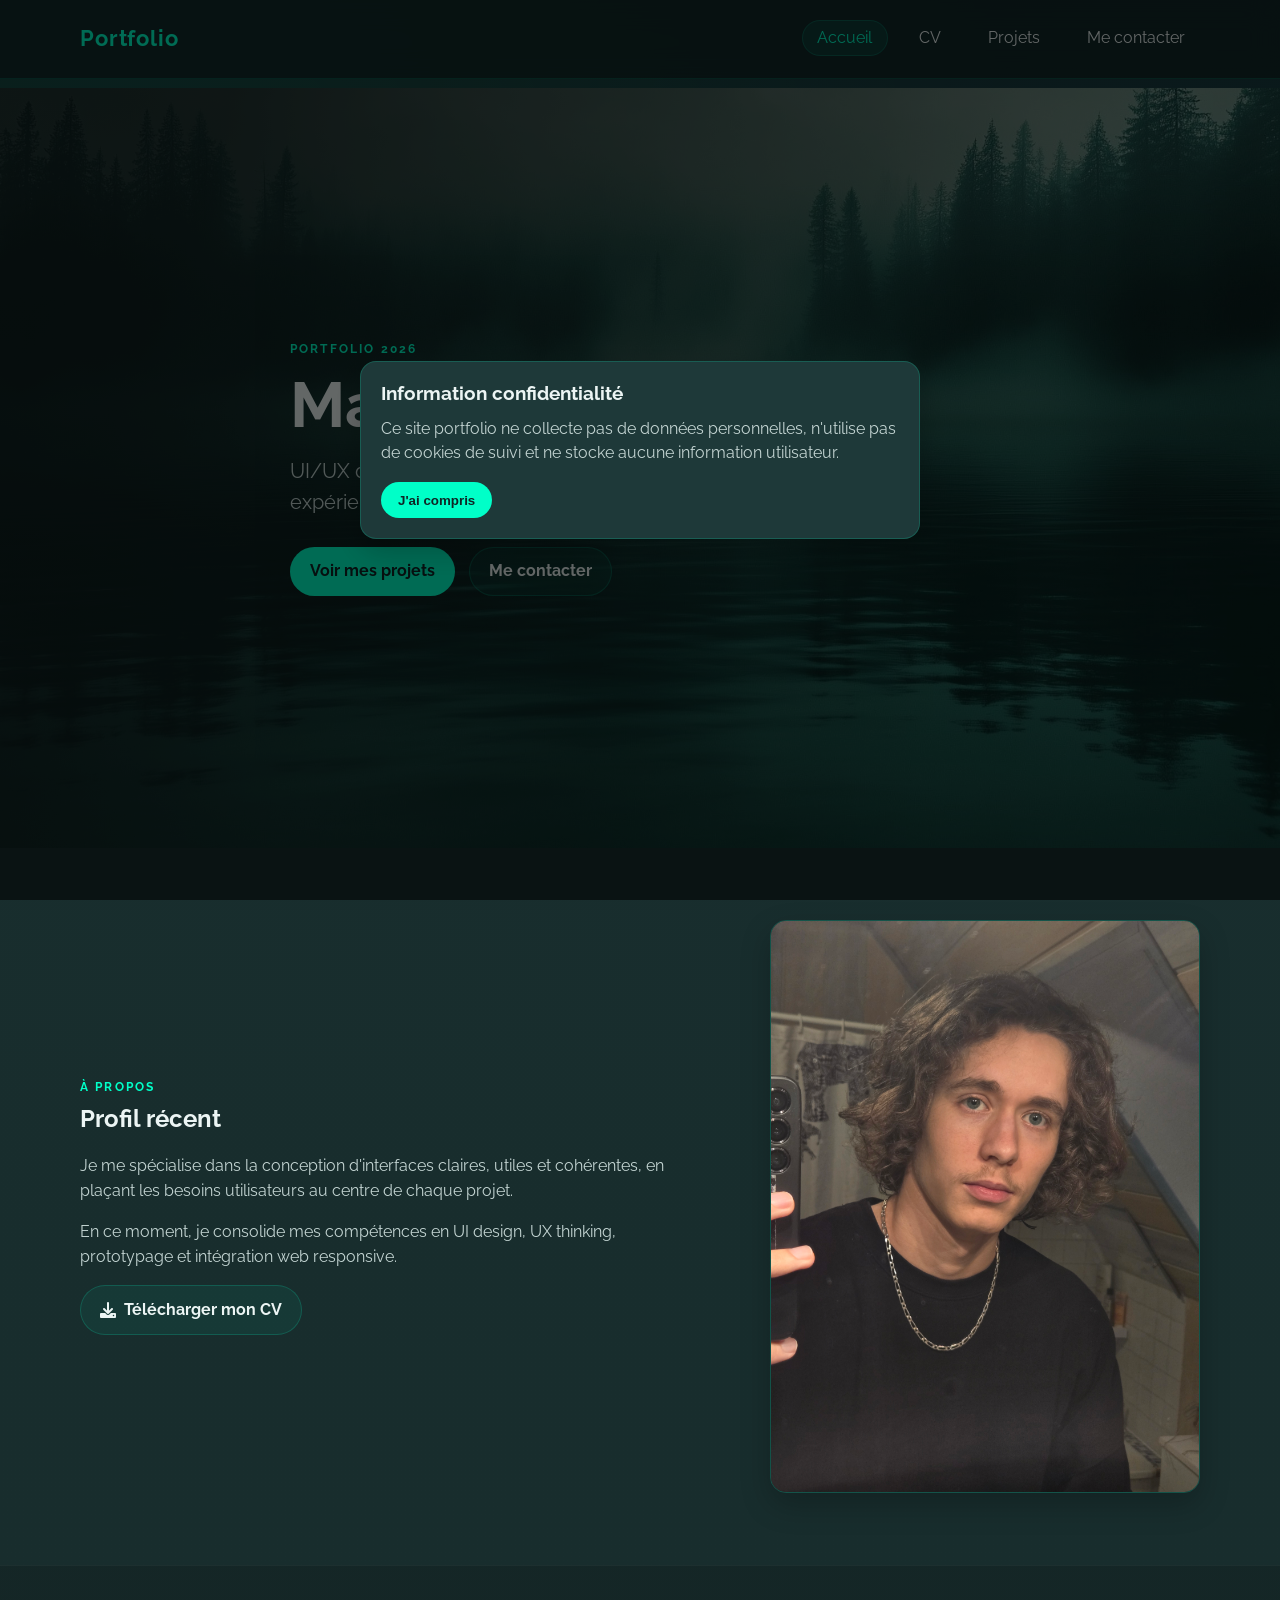
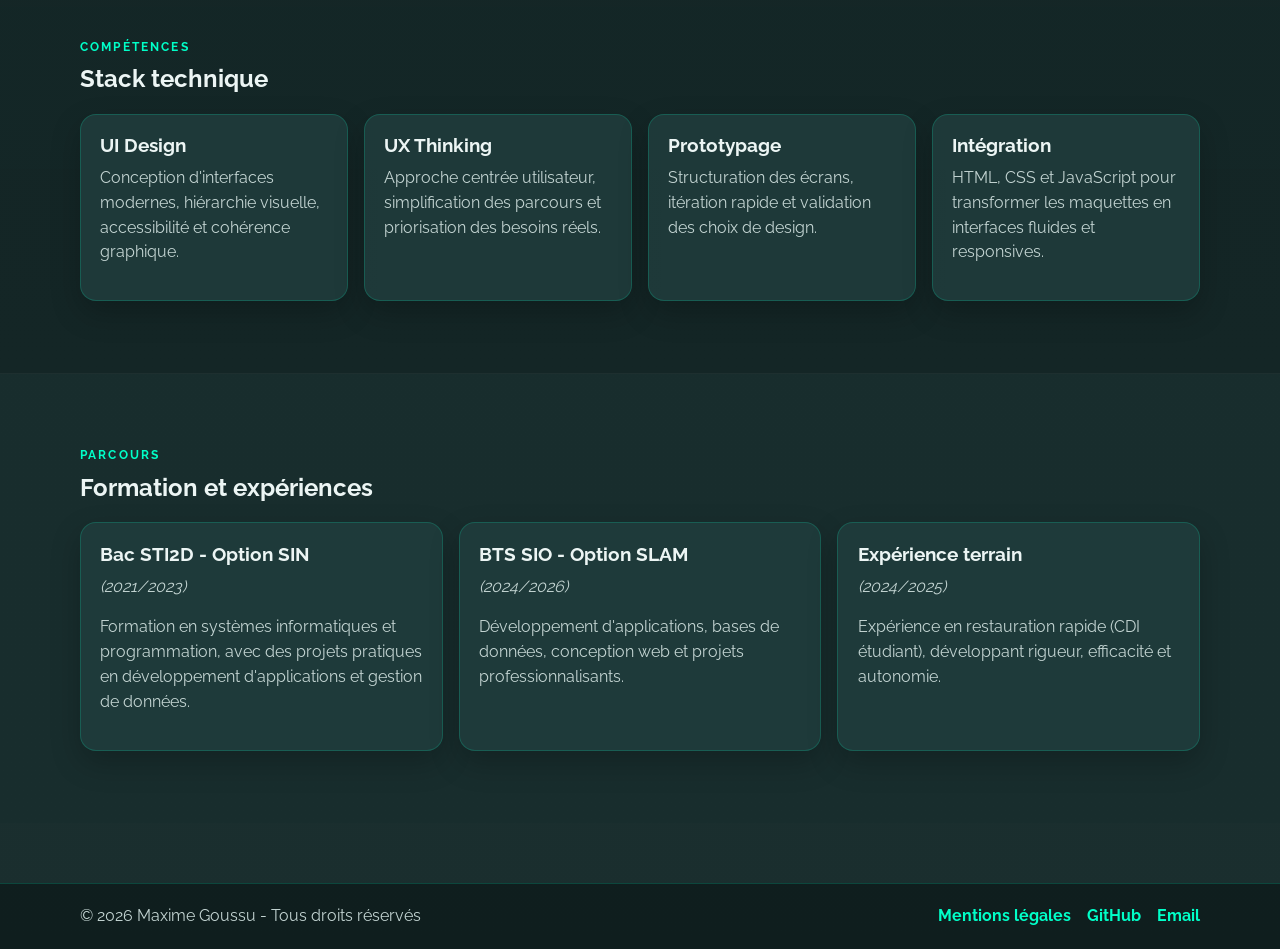
<file: index.html>
﻿<!DOCTYPE html>
<html lang="fr">
<head>
    <meta charset="UTF-8">
    <meta name="viewport" content="width=device-width, initial-scale=1.0">
    <meta name="description" content="Portfolio de Maxime Goussu, UI/UX designer en formation BTS SIO SLAM : projets, compétences et contact.">
    <title>Portfolio | Maxime Goussu</title>
    <link rel="shortcut icon" href="images/logo_simple.ico" type="image/x-icon">
    <link rel="stylesheet" href="styles.css">
    <link rel="stylesheet" href="https://cdnjs.cloudflare.com/ajax/libs/font-awesome/6.0.0/css/all.min.css">
    <script src="site.js" defer></script>
</head>
<body class="page-home">
    <header id="site-header"></header>

    <main>
        <section class="hero">
            <div class="hero-overlay"></div>
            <div class="container hero-content">
                <p class="eyebrow">Portfolio 2026</p>
                <h1>Maxime Goussu</h1>
                <p class="hero-subtitle">
                    UI/UX designer en parcours BTS SIO option SLAM, orienté expérience utilisateur, design d'interface et prototypage moderne.
                </p>
                <div class="hero-actions">
                    <a href="projets.html" class="btn btn-primary">Voir mes projets</a>
                    <a href="contact.html" class="btn btn-secondary">Me contacter</a>
                </div>
            </div>
        </section>

        <section class="section">
            <div class="container split-layout">
                <div>
                    <p class="eyebrow">À propos</p>
                    <h2>Profil récent</h2>
                    <p>
                        Je me spécialise dans la conception d'interfaces claires, utiles et cohérentes, en plaçant les besoins
                        utilisateurs au centre de chaque projet.
                    </p>
                    <p>
                        En ce moment, je consolide mes compétences en UI design, UX thinking, prototypage et intégration web responsive.
                    </p>
                    <a href="downloads/CV_Maxime_Goussu.pdf" download="CV_Maxime_Goussu.pdf" class="btn btn-secondary">
                        <i class="fas fa-download" aria-hidden="true"></i> Télécharger mon CV
                    </a>
                </div>
                <div class="profile-visual">
                    <img src="images/20251211_172142.jpg" alt="Photo de Maxime Goussu">
                </div>
            </div>
        </section>

        <section class="section section-alt">
            <div class="container">
                <p class="eyebrow">Compétences</p>
                <h2>Stack technique</h2>
                <div class="cards-grid">
                    <article class="card">
                        <h3>UI Design</h3>
                        <p>Conception d'interfaces modernes, hiérarchie visuelle, accessibilité et cohérence graphique.</p>
                    </article>
                    <article class="card">
                        <h3>UX Thinking</h3>
                        <p>Approche centrée utilisateur, simplification des parcours et priorisation des besoins réels.</p>
                    </article>
                    <article class="card">
                        <h3>Prototypage</h3>
                        <p>Structuration des écrans, itération rapide et validation des choix de design.</p>
                    </article>
                    <article class="card">
                        <h3>Intégration</h3>
                        <p>HTML, CSS et JavaScript pour transformer les maquettes en interfaces fluides et responsives.</p>
                    </article>
                </div>
            </div>
        </section>

        <section class="section">
            <div class="container">
                <p class="eyebrow">Parcours</p>
                <h2>Formation et expériences</h2>
                <div class="timeline">
                    <article>
                        <h3>Bac STI2D - Option SIN</h3>
                        <p><em>(2021/2023)</em></p>
                        <p>Formation en systèmes informatiques et programmation, avec des projets pratiques en développement d'applications et gestion de données.</p>
                    </article>
                    <article>
                        <h3>BTS SIO - Option SLAM</h3>
                        <p><em>(2024/2026)</em></p>
                        <p>Développement d'applications, bases de données, conception web et projets professionnalisants.</p>
                    </article>
                    <article>
                        <h3>Expérience terrain</h3>
                        <p><em>(2024/2025)</em></p>
                        <p>Expérience en restauration rapide (CDI étudiant), développant rigueur, efficacité et autonomie.</p>
                    </article>
                </div>
            </div>
        </section>
    </main>
</body>
</html>
</file>
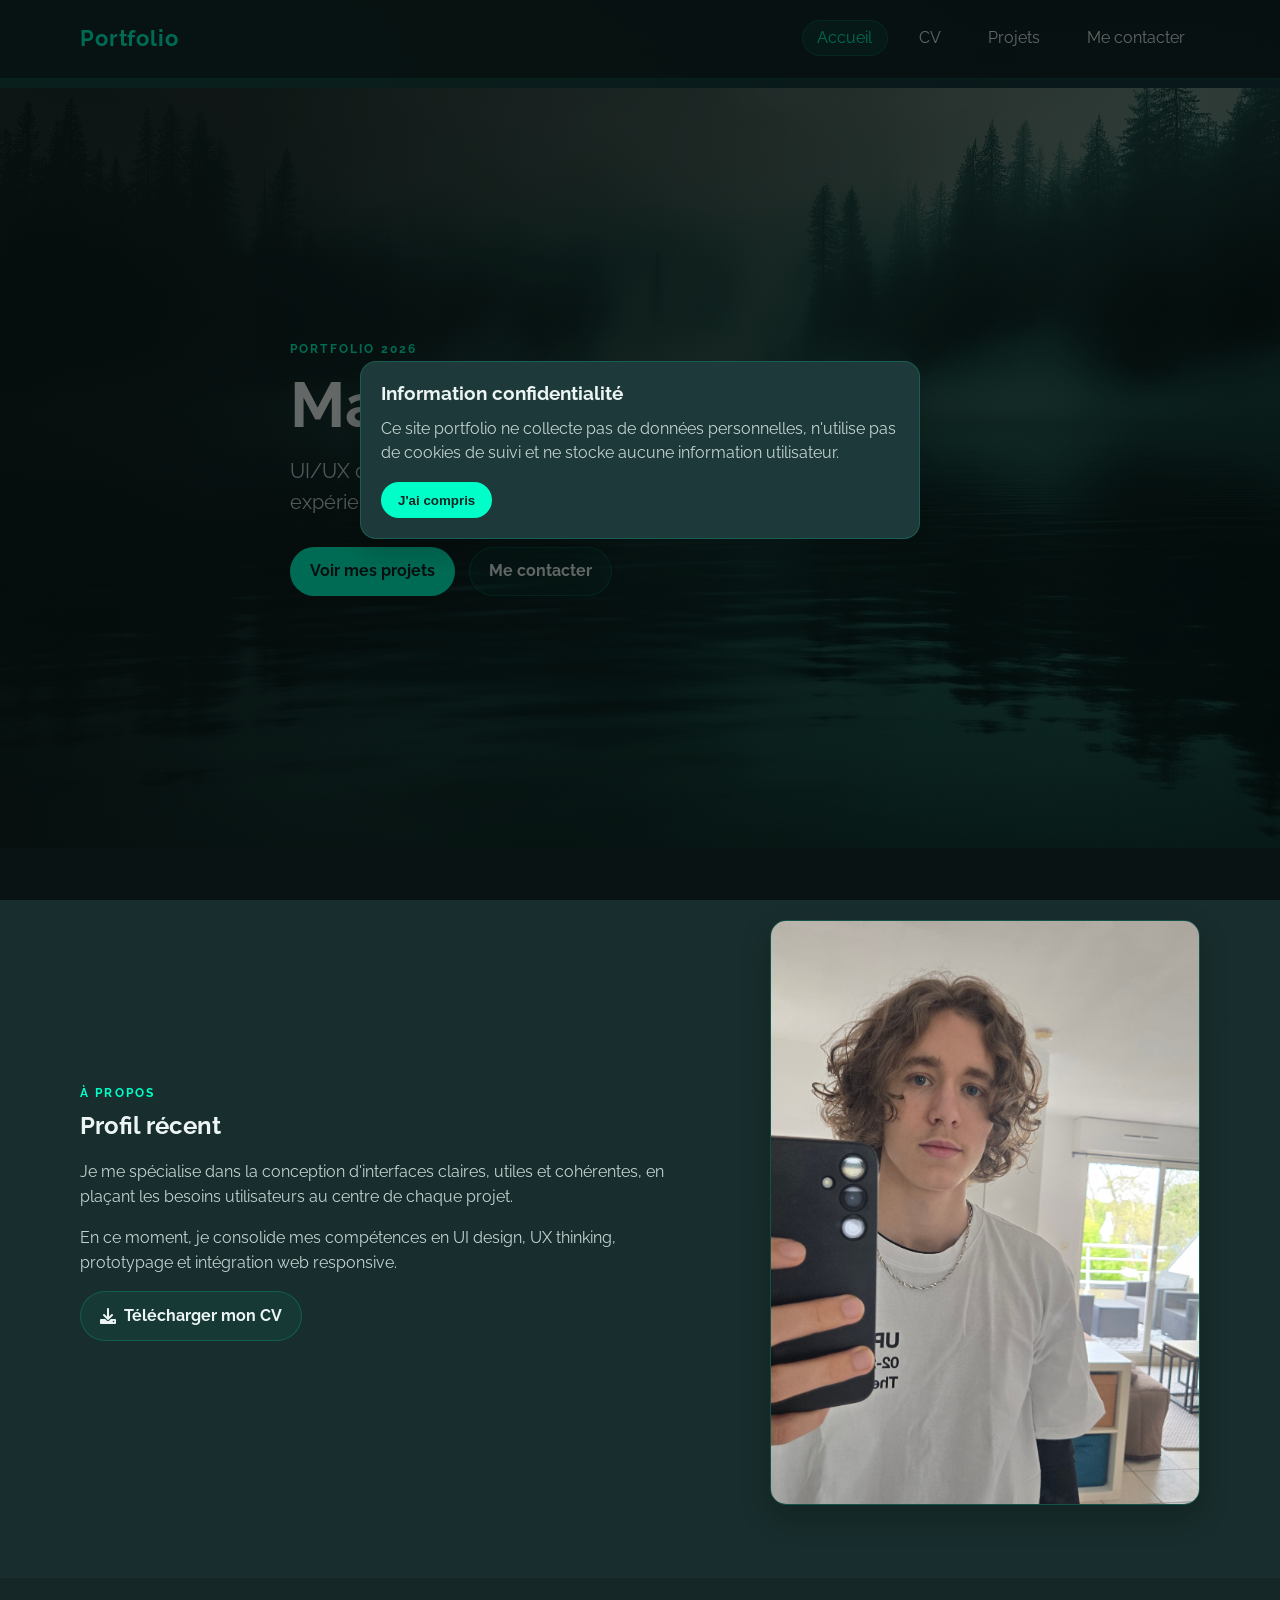
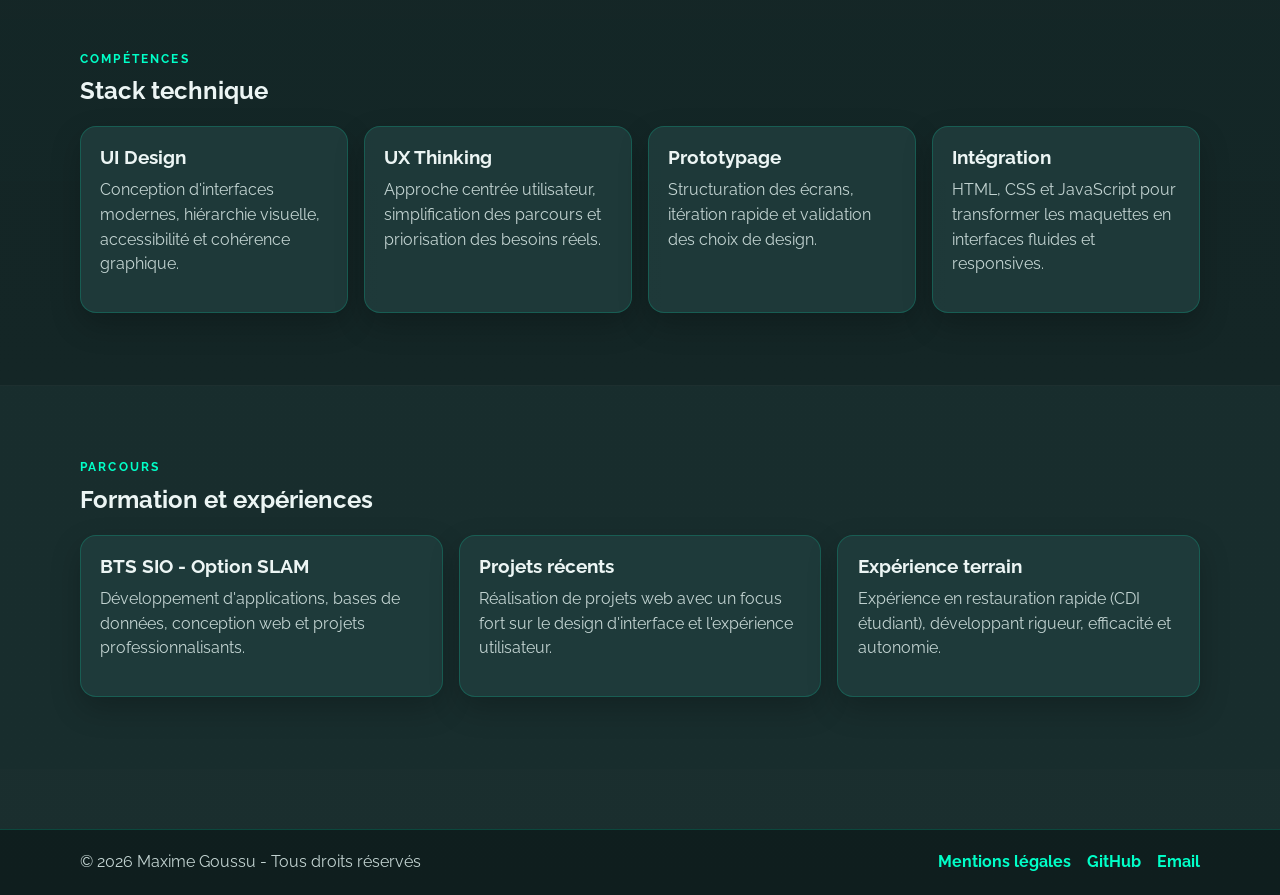
<file: www/index.html>
﻿<!DOCTYPE html>
<html lang="fr">
<head>
    <meta charset="UTF-8">
    <meta name="viewport" content="width=device-width, initial-scale=1.0">
    <meta name="description" content="Portfolio de Maxime Goussu, UI/UX designer en formation BTS SIO SLAM : projets, compétences et contact.">
    <title>Portfolio | Maxime Goussu</title>
    <link rel="shortcut icon" href="images/logo_simple.ico" type="image/x-icon">
    <link rel="stylesheet" href="styles.css">
    <link rel="stylesheet" href="https://cdnjs.cloudflare.com/ajax/libs/font-awesome/6.0.0/css/all.min.css">
    <script src="site.js" defer></script>
</head>
<body class="page-home">
    <header id="site-header"></header>

    <main>
        <section class="hero">
            <div class="hero-overlay"></div>
            <div class="container hero-content">
                <p class="eyebrow">Portfolio 2026</p>
                <h1>Maxime Goussu</h1>
                <p class="hero-subtitle">
                    UI/UX designer en parcours BTS SIO option SLAM, orienté expérience utilisateur, design d'interface et prototypage moderne.
                </p>
                <div class="hero-actions">
                    <a href="projets.html" class="btn btn-primary">Voir mes projets</a>
                    <a href="contact.html" class="btn btn-secondary">Me contacter</a>
                </div>
            </div>
        </section>

        <section class="section">
            <div class="container split-layout">
                <div>
                    <p class="eyebrow">À propos</p>
                    <h2>Profil récent</h2>
                    <p>
                        Je me spécialise dans la conception d'interfaces claires, utiles et cohérentes, en plaçant les besoins
                        utilisateurs au centre de chaque projet.
                    </p>
                    <p>
                        En ce moment, je consolide mes compétences en UI design, UX thinking, prototypage et intégration web responsive.
                    </p>
                    <a href="downloads/CV_Maxime_Goussu.pdf" download="CV_Maxime_Goussu.pdf" class="btn btn-secondary">
                        <i class="fas fa-download" aria-hidden="true"></i> Télécharger mon CV
                    </a>
                </div>
                <div class="profile-visual">
                    <img src="images/20250505_182228.jpg" alt="Photo de Maxime Goussu">
                </div>
            </div>
        </section>

        <section class="section section-alt">
            <div class="container">
                <p class="eyebrow">Compétences</p>
                <h2>Stack technique</h2>
                <div class="cards-grid">
                    <article class="card">
                        <h3>UI Design</h3>
                        <p>Conception d'interfaces modernes, hiérarchie visuelle, accessibilité et cohérence graphique.</p>
                    </article>
                    <article class="card">
                        <h3>UX Thinking</h3>
                        <p>Approche centrée utilisateur, simplification des parcours et priorisation des besoins réels.</p>
                    </article>
                    <article class="card">
                        <h3>Prototypage</h3>
                        <p>Structuration des écrans, itération rapide et validation des choix de design.</p>
                    </article>
                    <article class="card">
                        <h3>Intégration</h3>
                        <p>HTML, CSS et JavaScript pour transformer les maquettes en interfaces fluides et responsives.</p>
                    </article>
                </div>
            </div>
        </section>

        <section class="section">
            <div class="container">
                <p class="eyebrow">Parcours</p>
                <h2>Formation et expériences</h2>
                <div class="timeline">
                    <article>
                        <h3>BTS SIO - Option SLAM</h3>
                        <p>Développement d'applications, bases de données, conception web et projets professionnalisants.</p>
                    </article>
                    <article>
                        <h3>Projets récents</h3>
                        <p>Réalisation de projets web avec un focus fort sur le design d'interface et l'expérience utilisateur.</p>
                    </article>
                    <article>
                        <h3>Expérience terrain</h3>
                        <p>Expérience en restauration rapide (CDI étudiant), développant rigueur, efficacité et autonomie.</p>
                    </article>
                </div>
            </div>
        </section>
    </main>
</body>
</html>
</file>
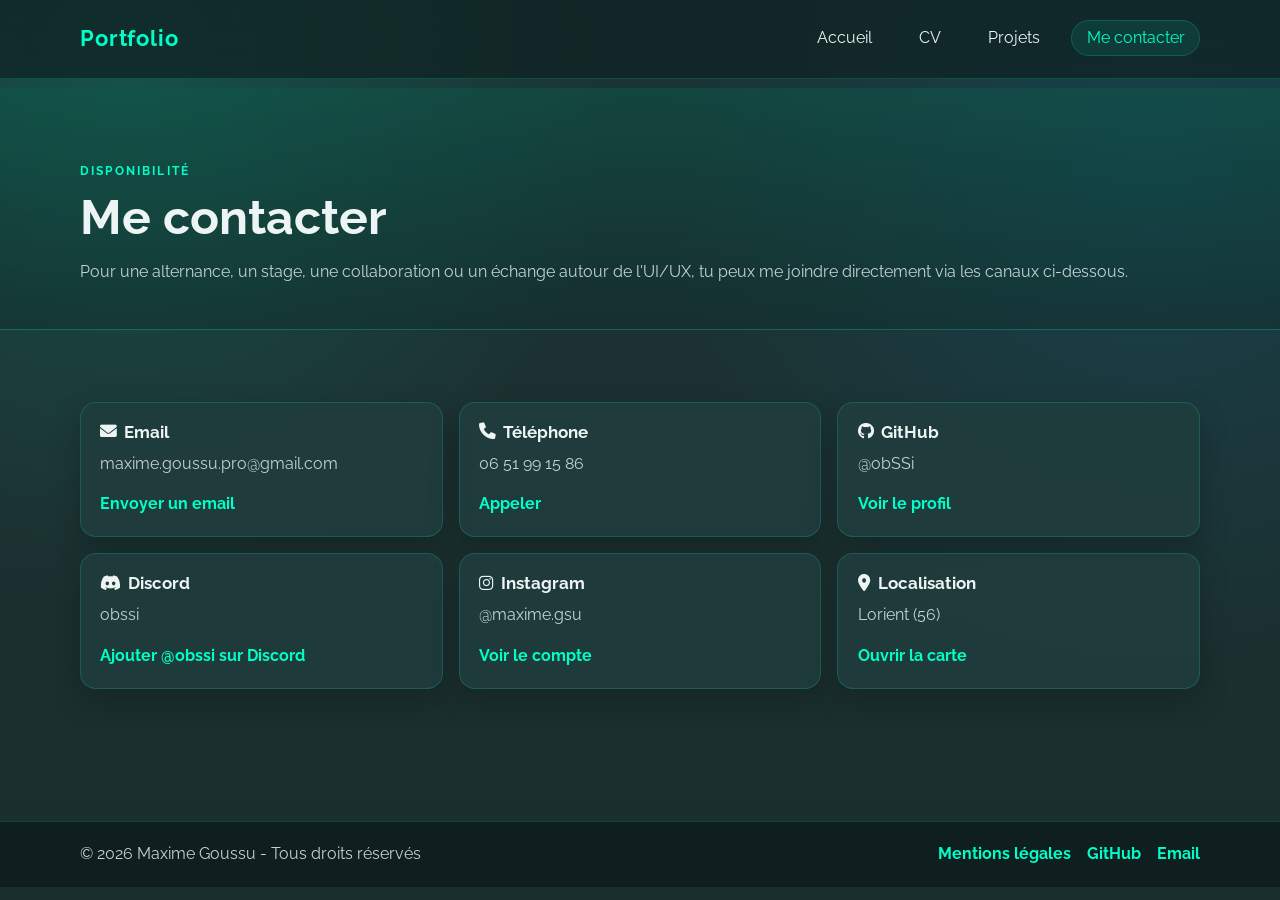
<file: contact.html>
﻿<!DOCTYPE html>
<html lang="fr">
<head>
    <meta charset="UTF-8">
    <meta name="viewport" content="width=device-width, initial-scale=1.0">
    <meta name="description" content="Contact de Maxime Goussu : email, téléphone, réseaux et disponibilité.">
    <title>Portfolio | Me contacter</title>
    <link rel="shortcut icon" href="images/logo_simple.ico" type="image/x-icon">
    <link rel="stylesheet" href="styles.css">
    <link rel="stylesheet" href="https://cdnjs.cloudflare.com/ajax/libs/font-awesome/6.0.0/css/all.min.css">
    <script src="site.js" defer></script>
</head>
<body class="page-contact">
    <header id="site-header"></header>

    <main>
        <section class="page-banner">
            <div class="container">
                <p class="eyebrow">Disponibilité</p>
                <h1>Me contacter</h1>
                <p>
                    Pour une alternance, un stage, une collaboration ou un échange autour de l'UI/UX, tu peux me joindre directement
                    via les canaux ci-dessous.
                </p>
            </div>
        </section>

        <section class="section">
            <div class="container contact-grid">
                <article class="contact-card">
                    <h2><i class="fas fa-envelope" aria-hidden="true"></i> Email</h2>
                    <p>maxime.goussu.pro@gmail.com</p>
                    <a href="mailto:maxime.goussu.pro@gmail.com">Envoyer un email</a>
                </article>

                <article class="contact-card">
                    <h2><i class="fas fa-phone" aria-hidden="true"></i> Téléphone</h2>
                    <p>06 51 99 15 86</p>
                    <a href="tel:+33651991586">Appeler</a>
                </article>

                <article class="contact-card">
                    <h2><i class="fab fa-github" aria-hidden="true"></i> GitHub</h2>
                    <p>@obSSi</p>
                    <a href="https://github.com/obSSi" target="_blank" rel="noopener noreferrer">Voir le profil</a>
                </article>

                <article class="contact-card">
                    <h2><i class="fab fa-discord" aria-hidden="true"></i> Discord</h2>
                    <p>obssi</p>
                    <a href="https://discord.com/app" target="_blank" rel="noopener noreferrer">Ajouter @obssi sur Discord</a>
                </article>

                <article class="contact-card">
                    <h2><i class="fab fa-instagram" aria-hidden="true"></i> Instagram</h2>
                    <p>@maxime.gsu</p>
                    <a href="https://www.instagram.com/maxime.gsu/" target="_blank" rel="noopener noreferrer">Voir le compte</a>
                </article>

                <article class="contact-card">
                    <h2><i class="fas fa-location-dot" aria-hidden="true"></i> Localisation</h2>
                    <p>Lorient (56)</p>
                    <a href="https://www.google.com/maps/search/?api=1&query=25+rue+de+Kerforn+Lorient" target="_blank" rel="noopener noreferrer">Ouvrir la carte</a>
                </article>
            </div>
        </section>
    </main>
</body>
</html>
</file>
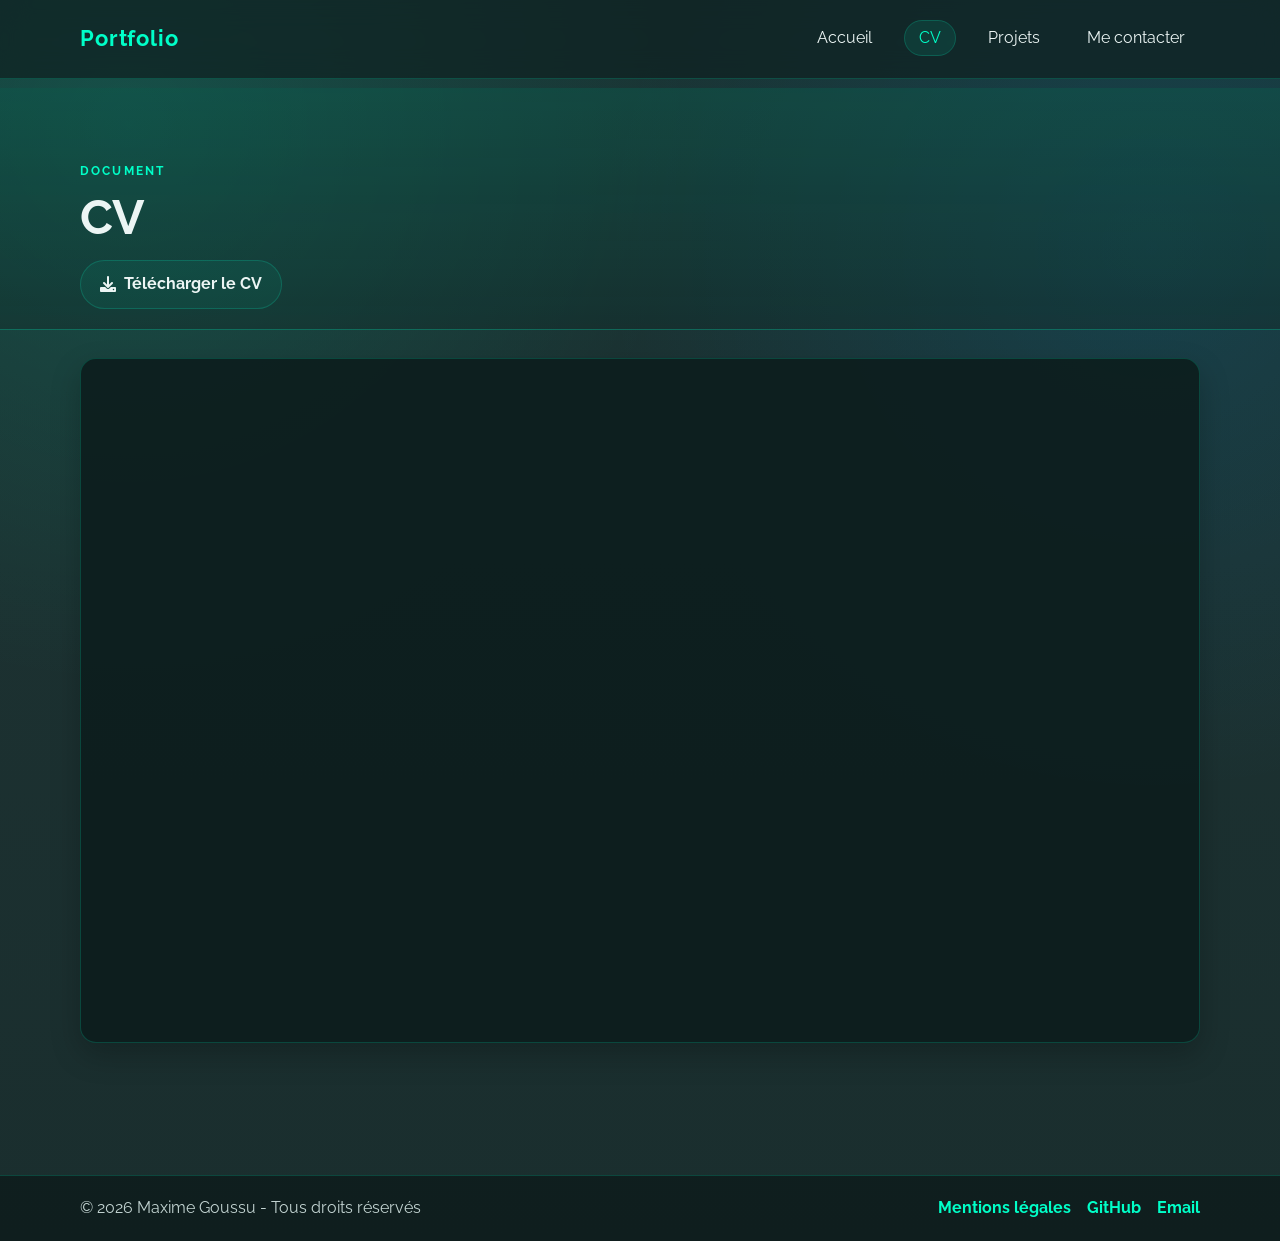
<file: cv.html>
﻿<!DOCTYPE html>
<html lang="fr">
<head>
    <meta charset="UTF-8">
    <meta name="viewport" content="width=device-width, initial-scale=1.0">
    <meta name="description" content="CV de Maxime Goussu en consultation et téléchargement.">
    <title>Portfolio | CV</title>
    <link rel="shortcut icon" href="images/logo_simple.ico" type="image/x-icon">
    <link rel="stylesheet" href="styles.css">
    <link rel="stylesheet" href="https://cdnjs.cloudflare.com/ajax/libs/font-awesome/6.0.0/css/all.min.css">
    <script src="site.js" defer></script>
</head>
<body class="page-cv">
    <header id="site-header"></header>

    <main>
        <section class="page-banner compact">
            <div class="container">
                <p class="eyebrow">Document</p>
                <h1>CV</h1>
                <a href="downloads/CV_Maxime_Goussu.pdf" class="btn btn-secondary" download="CV_Maxime_Goussu.pdf">
                    <i class="fas fa-download" aria-hidden="true"></i> Télécharger le CV
                </a>
            </div>
        </section>

        <section class="section cv-section">
            <div class="container">
                <div class="cv-frame-wrapper">
                    <iframe src="downloads/CV_Maxime_Goussu.pdf" title="CV de Maxime Goussu"></iframe>
                </div>
            </div>
        </section>
    </main>
</body>
</html>
</file>
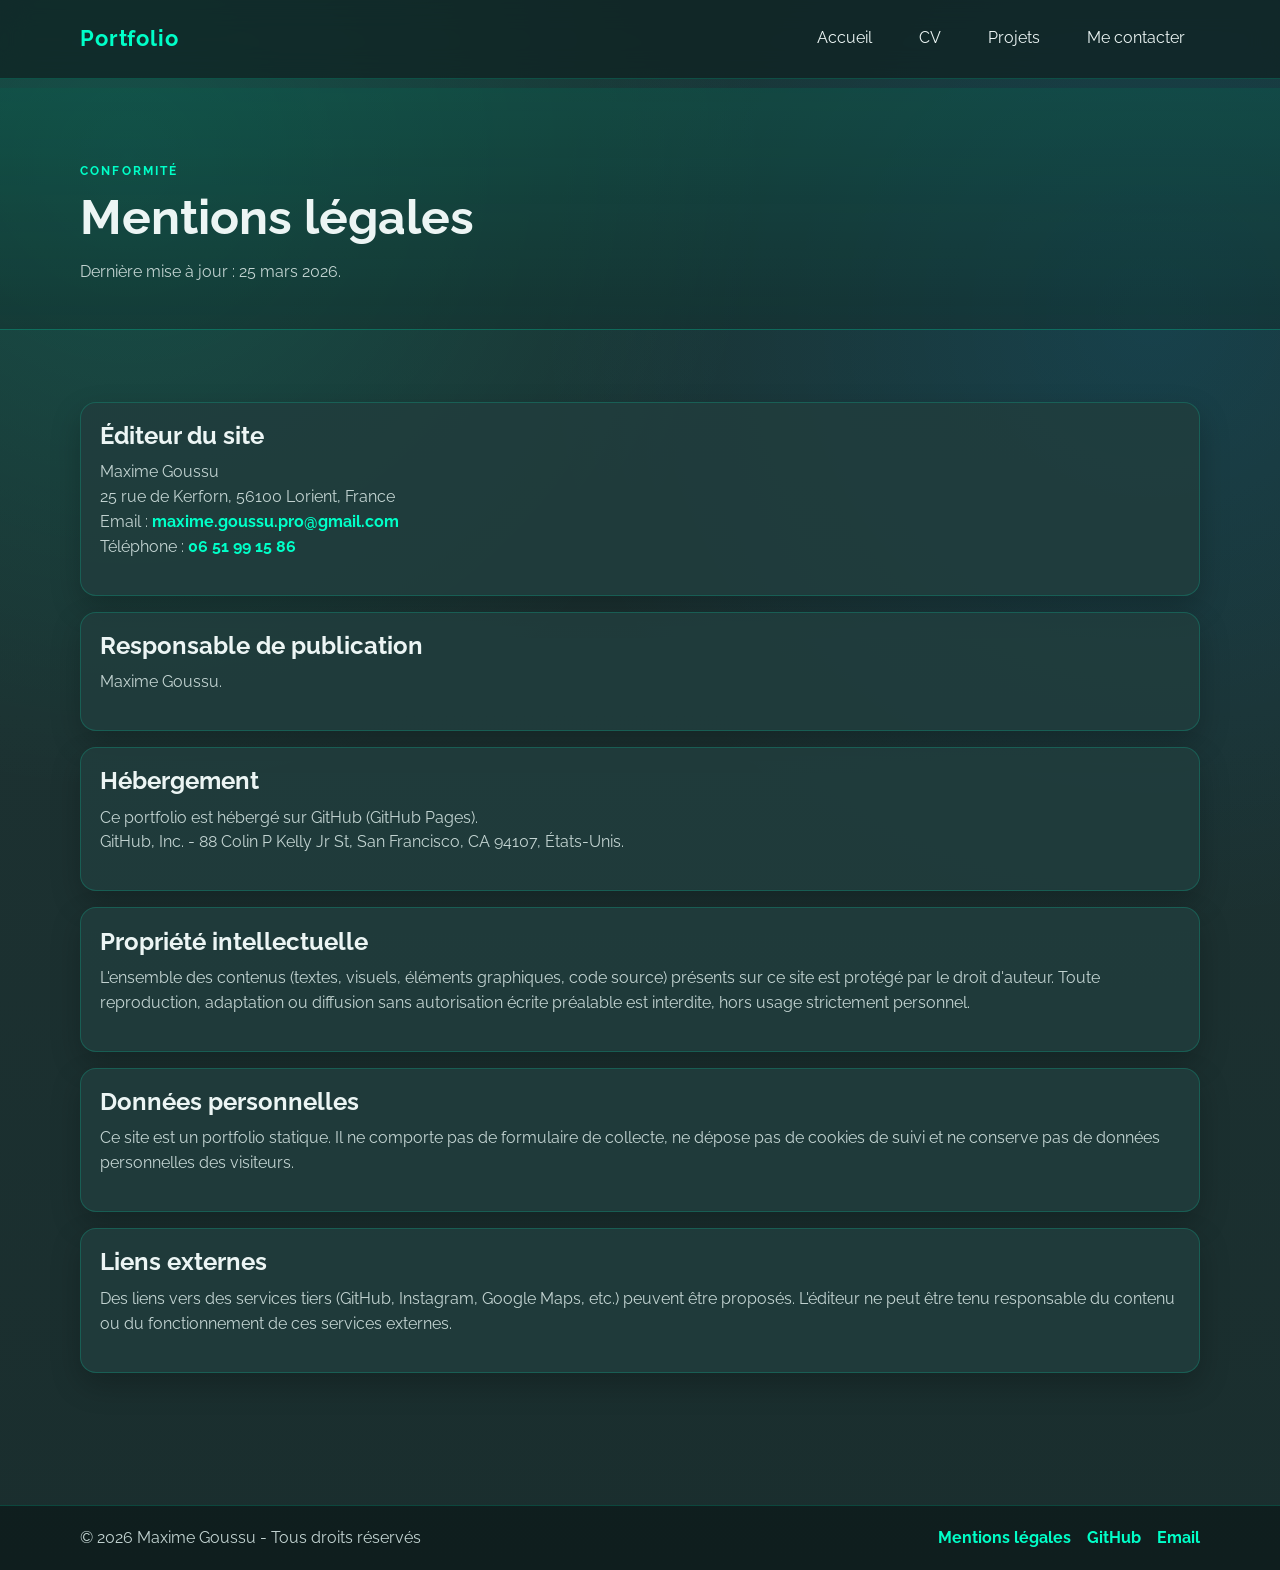
<file: mentions-legales.html>
﻿<!DOCTYPE html>
<html lang="fr">
<head>
    <meta charset="UTF-8">
    <meta name="viewport" content="width=device-width, initial-scale=1.0">
    <meta name="description" content="Mentions légales du portfolio de Maxime Goussu.">
    <title>Portfolio | Mentions légales</title>
    <link rel="shortcut icon" href="images/logo_simple.ico" type="image/x-icon">
    <link rel="stylesheet" href="styles.css">
    <link rel="stylesheet" href="https://cdnjs.cloudflare.com/ajax/libs/font-awesome/6.0.0/css/all.min.css">
    <script src="site.js" defer></script>
</head>
<body class="page-legal">
    <header id="site-header"></header>

    <main>
        <section class="page-banner">
            <div class="container">
                <p class="eyebrow">Conformité</p>
                <h1>Mentions légales</h1>
                <p>Dernière mise à jour : 25 mars 2026.</p>
            </div>
        </section>

        <section class="section">
            <div class="container legal-content">
                <article>
                    <h2>Éditeur du site</h2>
                    <p>
                        Maxime Goussu<br>
                        25 rue de Kerforn, 56100 Lorient, France<br>
                        Email : <a href="mailto:maxime.goussu.pro@gmail.com">maxime.goussu.pro@gmail.com</a><br>
                        Téléphone : <a href="tel:+33651991586">06 51 99 15 86</a>
                    </p>
                </article>

                <article>
                    <h2>Responsable de publication</h2>
                    <p>Maxime Goussu.</p>
                </article>

                <article>
                    <h2>Hébergement</h2>
                    <p>
                        Ce portfolio est hébergé sur GitHub (GitHub Pages).<br>
                        GitHub, Inc. - 88 Colin P Kelly Jr St, San Francisco, CA 94107, États-Unis.
                    </p>
                </article>

                <article>
                    <h2>Propriété intellectuelle</h2>
                    <p>
                        L'ensemble des contenus (textes, visuels, éléments graphiques, code source) présents sur ce site
                        est protégé par le droit d'auteur. Toute reproduction, adaptation ou diffusion sans autorisation
                        écrite préalable est interdite, hors usage strictement personnel.
                    </p>
                </article>

                <article>
                    <h2>Données personnelles</h2>
                    <p>
                        Ce site est un portfolio statique. Il ne comporte pas de formulaire de collecte, ne dépose pas de cookies
                        de suivi et ne conserve pas de données personnelles des visiteurs.
                    </p>
                </article>

                <article>
                    <h2>Liens externes</h2>
                    <p>
                        Des liens vers des services tiers (GitHub, Instagram, Google Maps, etc.) peuvent être proposés.
                        L'éditeur ne peut être tenu responsable du contenu ou du fonctionnement de ces services externes.
                    </p>
                </article>
            </div>
        </section>
    </main>
</body>
</html>
</file>
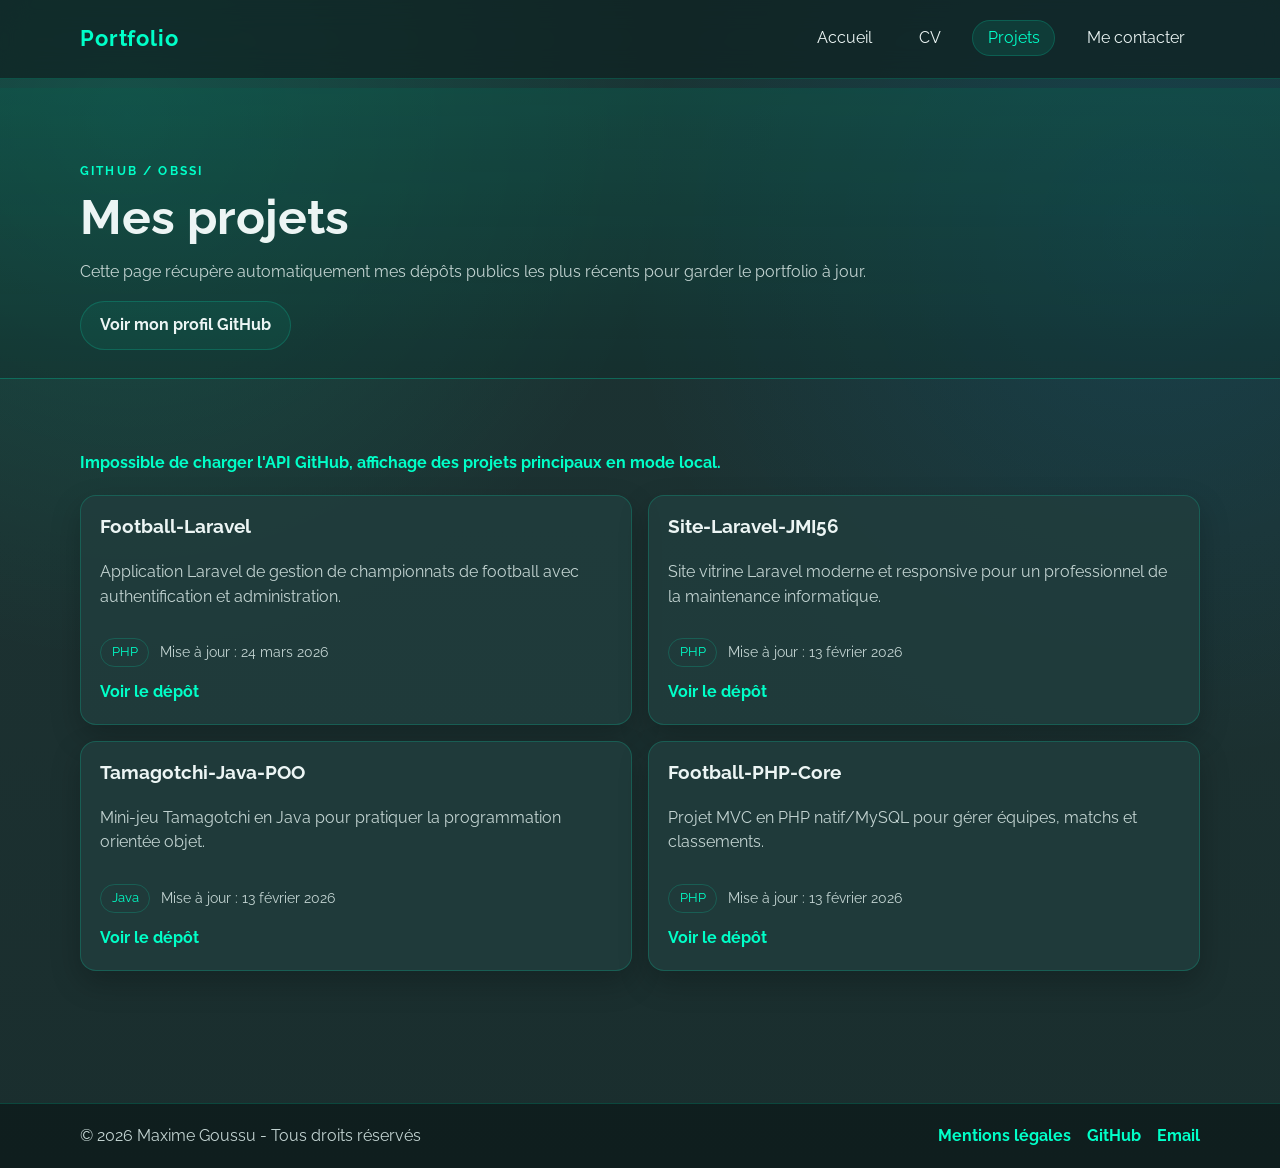
<file: projets.html>
﻿<!DOCTYPE html>
<html lang="fr">
<head>
    <meta charset="UTF-8">
    <meta name="viewport" content="width=device-width, initial-scale=1.0">
    <meta name="description" content="Projets de développement web de Maxime Goussu récupérés depuis GitHub.">
    <title>Portfolio | Projets</title>
    <link rel="shortcut icon" href="images/logo_simple.ico" type="image/x-icon">
    <link rel="stylesheet" href="styles.css">
    <link rel="stylesheet" href="https://cdnjs.cloudflare.com/ajax/libs/font-awesome/6.0.0/css/all.min.css">
    <script src="site.js" defer></script>
</head>
<body class="page-projects">
    <header id="site-header"></header>

    <main>
        <section class="page-banner">
            <div class="container">
                <p class="eyebrow">GitHub / obSSi</p>
                <h1>Mes projets</h1>
                <p>
                    Cette page récupère automatiquement mes dépôts publics les plus récents pour garder le portfolio à jour.
                </p>
                <a class="btn btn-secondary" href="https://github.com/obSSi" target="_blank" rel="noopener noreferrer">
                    Voir mon profil GitHub
                </a>
            </div>
        </section>

        <section class="section">
            <div class="container">
                <p id="projects-status" class="projects-status">Initialisation...</p>
                <div id="projects-grid" class="projects-grid" aria-live="polite"></div>
            </div>
        </section>
    </main>
</body>
</html>
</file>
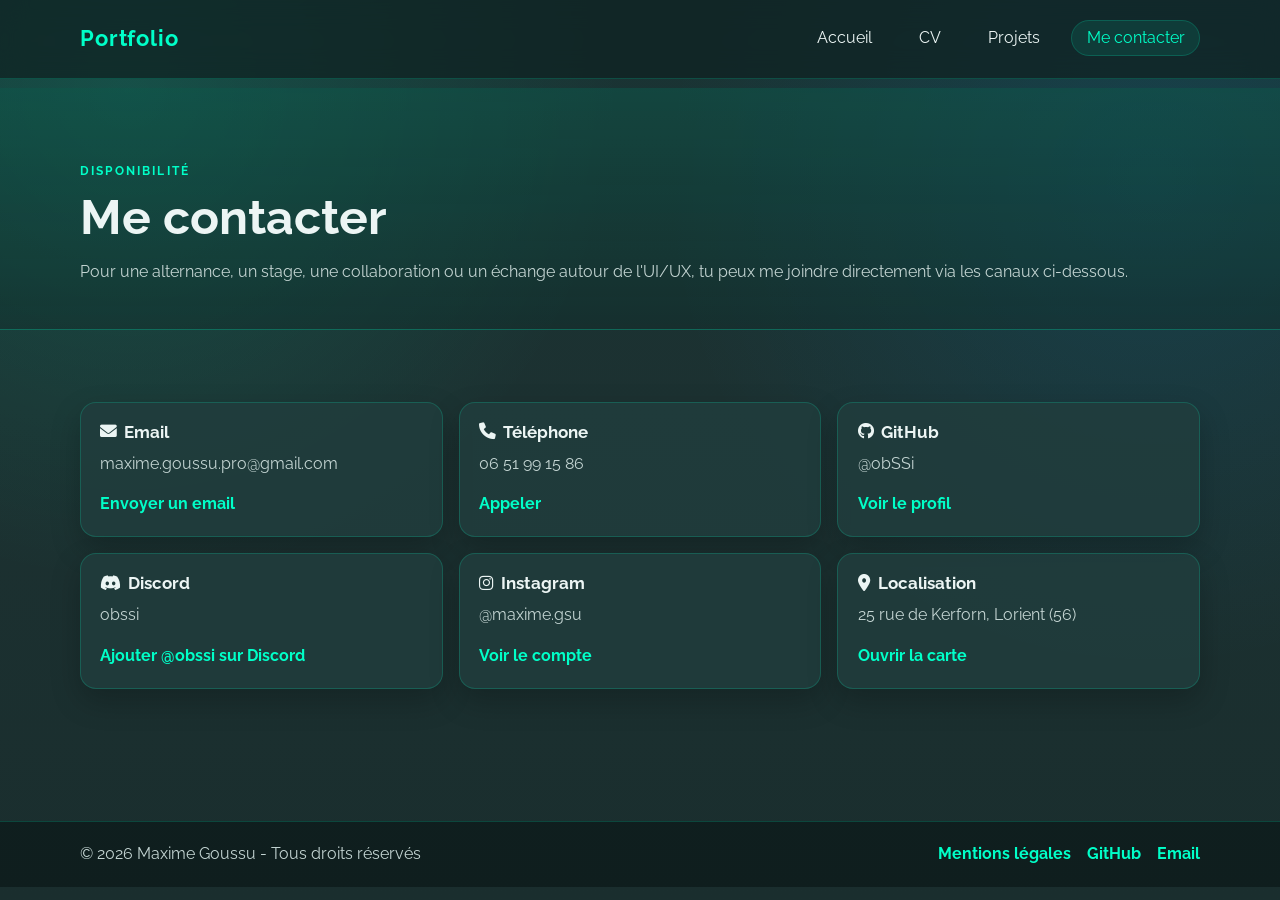
<file: www/contact.html>
﻿<!DOCTYPE html>
<html lang="fr">
<head>
    <meta charset="UTF-8">
    <meta name="viewport" content="width=device-width, initial-scale=1.0">
    <meta name="description" content="Contact de Maxime Goussu : email, téléphone, réseaux et disponibilité.">
    <title>Portfolio | Me contacter</title>
    <link rel="shortcut icon" href="images/logo_simple.ico" type="image/x-icon">
    <link rel="stylesheet" href="styles.css">
    <link rel="stylesheet" href="https://cdnjs.cloudflare.com/ajax/libs/font-awesome/6.0.0/css/all.min.css">
    <script src="site.js" defer></script>
</head>
<body class="page-contact">
    <header id="site-header"></header>

    <main>
        <section class="page-banner">
            <div class="container">
                <p class="eyebrow">Disponibilité</p>
                <h1>Me contacter</h1>
                <p>
                    Pour une alternance, un stage, une collaboration ou un échange autour de l'UI/UX, tu peux me joindre directement
                    via les canaux ci-dessous.
                </p>
            </div>
        </section>

        <section class="section">
            <div class="container contact-grid">
                <article class="contact-card">
                    <h2><i class="fas fa-envelope" aria-hidden="true"></i> Email</h2>
                    <p>maxime.goussu.pro@gmail.com</p>
                    <a href="mailto:maxime.goussu.pro@gmail.com">Envoyer un email</a>
                </article>

                <article class="contact-card">
                    <h2><i class="fas fa-phone" aria-hidden="true"></i> Téléphone</h2>
                    <p>06 51 99 15 86</p>
                    <a href="tel:+33651991586">Appeler</a>
                </article>

                <article class="contact-card">
                    <h2><i class="fab fa-github" aria-hidden="true"></i> GitHub</h2>
                    <p>@obSSi</p>
                    <a href="https://github.com/obSSi" target="_blank" rel="noopener noreferrer">Voir le profil</a>
                </article>

                <article class="contact-card">
                    <h2><i class="fab fa-discord" aria-hidden="true"></i> Discord</h2>
                    <p>obssi</p>
                    <a href="https://discord.com/app" target="_blank" rel="noopener noreferrer">Ajouter @obssi sur Discord</a>
                </article>

                <article class="contact-card">
                    <h2><i class="fab fa-instagram" aria-hidden="true"></i> Instagram</h2>
                    <p>@maxime.gsu</p>
                    <a href="https://www.instagram.com/maxime.gsu/" target="_blank" rel="noopener noreferrer">Voir le compte</a>
                </article>

                <article class="contact-card">
                    <h2><i class="fas fa-location-dot" aria-hidden="true"></i> Localisation</h2>
                    <p>25 rue de Kerforn, Lorient (56)</p>
                    <a href="https://www.google.com/maps/search/?api=1&query=25+rue+de+Kerforn+Lorient" target="_blank" rel="noopener noreferrer">Ouvrir la carte</a>
                </article>
            </div>
        </section>
    </main>
</body>
</html>
</file>
<file: styles.css>
﻿@font-face {
    font-family: "Raleway";
    src: url("fonts/Raleway/static/Raleway-Regular.ttf") format("truetype");
    font-weight: 400;
    font-style: normal;
}

@font-face {
    font-family: "Raleway";
    src: url("fonts/Raleway/static/Raleway-Bold.ttf") format("truetype");
    font-weight: 700;
    font-style: normal;
}

:root {
    --panel: rgba(33, 61, 61, 0.84);
    --text: #ecf5f4;
    --muted: #c3d4d2;
    --accent: #00ffc8;
    --border: rgba(0, 255, 200, 0.18);
    --shadow: 0 12px 30px rgba(0, 0, 0, 0.22);
    --radius: 16px;
}

* {
    box-sizing: border-box;
}

html,
body {
    margin: 0;
    padding: 0;
}

body {
    font-family: "Raleway", "Segoe UI", sans-serif;
    color: var(--text);
    background:
        radial-gradient(circle at 10% 10%, rgba(0, 255, 200, 0.14), transparent 35%),
        radial-gradient(circle at 90% 20%, rgba(0, 170, 255, 0.12), transparent 36%),
        linear-gradient(180deg, #193434 0%, #1c3131 45%, #1a2e2e 100%);
    min-height: 100vh;
    line-height: 1.55;
}

a {
    color: inherit;
}

.container {
    width: min(1120px, 92%);
    margin: 0 auto;
}

main {
    padding-top: 88px;
}

h1,
h2,
h3 {
    margin-top: 0;
    line-height: 1.2;
}

p {
    margin: 0 0 1rem;
    color: var(--muted);
}

.eyebrow {
    margin-bottom: 0.55rem;
    color: var(--accent);
    text-transform: uppercase;
    letter-spacing: 0.18em;
    font-size: 0.75rem;
    font-weight: 700;
}

.section {
    padding: 72px 0;
}

.section-alt {
    background: linear-gradient(180deg, rgba(12, 28, 28, 0.35), rgba(12, 28, 28, 0.15));
    border-top: 1px solid rgba(255, 255, 255, 0.04);
    border-bottom: 1px solid rgba(255, 255, 255, 0.04);
}

.site-header {
    position: fixed;
    inset: 0 0 auto 0;
    z-index: 1000;
    background: rgba(15, 34, 34, 0.74);
    backdrop-filter: blur(14px);
    border-bottom: 1px solid var(--border);
}


.nav-shell {
    min-height: 78px;
    display: flex;
    align-items: center;
    justify-content: space-between;
    gap: 1rem;
}

.brand {
    text-decoration: none;
    font-weight: 700;
    font-size: clamp(1.1rem, 2.5vw, 1.35rem);
    letter-spacing: 0.04em;
    color: var(--accent);
}

.main-nav ul {
    margin: 0;
    padding: 0;
    list-style: none;
    display: flex;
    gap: 1rem;
}

.main-nav a {
    text-decoration: none;
    color: var(--text);
    border: 1px solid transparent;
    border-radius: 999px;
    padding: 0.45rem 0.9rem;
    transition: all 0.22s ease;
}

.main-nav a:hover,
.main-nav a.is-active {
    border-color: var(--border);
    background: rgba(0, 255, 200, 0.09);
    color: var(--accent);
}

.menu-toggle {
    display: none;
    border: 1px solid var(--border);
    background: transparent;
    border-radius: 12px;
    padding: 0.6rem;
    cursor: pointer;
}

.menu-toggle span {
    display: block;
    width: 20px;
    height: 2px;
    margin: 4px 0;
    background: var(--text);
}

.hero {
    position: relative;
    min-height: min(760px, calc(100vh - 40px));
    display: flex;
    align-items: center;
    overflow: hidden;
    background-image: url("images/background.jpg");
    background-size: cover;
    background-position: center;
    background-attachment: fixed;
}

.hero-overlay {
    position: absolute;
    inset: 0;
    background:
        linear-gradient(110deg, rgba(15, 30, 30, 0.86) 15%, rgba(15, 30, 30, 0.33) 75%),
        linear-gradient(0deg, rgba(0, 255, 200, 0.09), rgba(0, 255, 200, 0.04));
}

.hero-content {
    position: relative;
    z-index: 1;
    padding: 2rem 0;
    max-width: 700px;
    animation: rise-in 0.8s ease-out;
}

.hero h1 {
    font-size: clamp(2rem, 6vw, 4rem);
    margin-bottom: 0.75rem;
}

.hero-subtitle {
    max-width: 620px;
    font-size: clamp(1rem, 2.2vw, 1.25rem);
    margin-bottom: 1.8rem;
}

.hero-actions {
    display: flex;
    flex-wrap: wrap;
    gap: 0.85rem;
}

.page-home .section {
    background: linear-gradient(180deg, rgba(24, 45, 45, 0.97), rgba(24, 45, 45, 0.99));
}

.page-home .section-alt {
    background: linear-gradient(180deg, rgba(20, 38, 38, 0.98), rgba(20, 38, 38, 1));
}

.btn {
    display: inline-flex;
    align-items: center;
    gap: 0.5rem;
    text-decoration: none;
    border-radius: 999px;
    padding: 0.7rem 1.2rem;
    font-weight: 700;
    border: 1px solid transparent;
    transition: all 0.22s ease;
}

.btn-primary {
    color: #0f2525;
    background: var(--accent);
}

.btn-primary:hover {
    background: #68ffe0;
}

.btn-secondary {
    color: var(--text);
    border-color: var(--border);
    background: rgba(0, 255, 200, 0.06);
}

.btn-secondary:hover {
    background: rgba(0, 255, 200, 0.15);
    color: var(--accent);
}

.split-layout {
    display: grid;
    grid-template-columns: 1.2fr 1fr;
    gap: 2rem;
    align-items: center;
}

.profile-visual img {
    width: 100%;
    max-width: 430px;
    border-radius: var(--radius);
    border: 1px solid var(--border);
    box-shadow: var(--shadow);
    display: block;
    margin-left: auto;
}

.cards-grid {
    display: grid;
    grid-template-columns: repeat(4, minmax(0, 1fr));
    gap: 1rem;
}

.card,
.project-card,
.contact-card,
.timeline article,
.legal-content article {
    background: var(--panel);
    border: 1px solid var(--border);
    border-radius: var(--radius);
    padding: 1.2rem;
    box-shadow: var(--shadow);
}

.card h3,
.project-card h3,
.contact-card h2,
.timeline h3,
.legal-content h2 {
    margin-bottom: 0.6rem;
}

.timeline {
    display: grid;
    grid-template-columns: repeat(3, minmax(0, 1fr));
    gap: 1rem;
}

.page-banner {
    padding: 74px 0 28px;
    background:
        linear-gradient(180deg, rgba(0, 255, 200, 0.12), rgba(0, 255, 200, 0.02)),
        rgba(17, 36, 36, 0.44);
    border-bottom: 1px solid var(--border);
}

.page-banner.compact {
    padding-bottom: 20px;
}

.page-banner h1 {
    margin-bottom: 0.8rem;
    font-size: clamp(1.9rem, 4.2vw, 3rem);
}

.projects-status {
    margin-bottom: 1.2rem;
    color: var(--accent);
    font-weight: 700;
}

.projects-grid {
    display: grid;
    grid-template-columns: repeat(2, minmax(0, 1fr));
    gap: 1rem;
}

.project-card {
    display: flex;
    flex-direction: column;
    gap: 0.8rem;
}

.project-meta {
    display: flex;
    gap: 0.7rem;
    flex-wrap: wrap;
    align-items: center;
}

.tag {
    display: inline-flex;
    border-radius: 999px;
    padding: 0.2rem 0.65rem;
    border: 1px solid var(--border);
    font-size: 0.82rem;
    color: var(--accent);
}

.updated-at {
    font-size: 0.85rem;
    color: var(--muted);
}

.project-link,
.contact-card a,
.legal-content a,
.footer-links a {
    color: var(--accent);
    text-decoration: none;
    font-weight: 700;
}

.project-link:hover,
.contact-card a:hover,
.legal-content a:hover,
.footer-links a:hover {
    color: #7dffea;
}

.contact-grid {
    display: grid;
    grid-template-columns: repeat(3, minmax(0, 1fr));
    gap: 1rem;
}

.contact-card h2 {
    font-size: 1.05rem;
    display: flex;
    align-items: center;
    gap: 0.45rem;
}

.cv-section {
    padding-top: 28px;
}

.cv-frame-wrapper {
    border: 1px solid var(--border);
    border-radius: var(--radius);
    overflow: hidden;
    box-shadow: var(--shadow);
    background: rgba(13, 30, 30, 0.92);
}

.cv-frame-wrapper iframe {
    width: 100%;
    height: 75vh;
    border: 0;
}

.legal-content {
    display: grid;
    gap: 1rem;
}

.site-footer {
    border-top: 1px solid var(--border);
    margin-top: 60px;
    background: rgba(13, 28, 28, 0.86);
}

.footer-content {
    display: flex;
    justify-content: space-between;
    align-items: center;
    gap: 1rem;
    padding: 20px 0;
    flex-wrap: wrap;
}

.footer-content p {
    margin: 0;
    color: var(--muted);
}

.footer-links {
    display: flex;
    gap: 1rem;
    align-items: center;
    flex-wrap: wrap;
}

.privacy-popup {
    position: fixed;
    inset: 0;
    background: rgba(0, 0, 0, 0.58);
    display: none;
    align-items: center;
    justify-content: center;
    padding: 1rem;
    z-index: 1200;
}

.privacy-popup.is-visible {
    display: flex;
    animation: fade-in 0.2s ease;
}

.privacy-card {
    width: min(560px, 100%);
    background: #1e3939;
    border: 1px solid var(--border);
    border-radius: var(--radius);
    box-shadow: var(--shadow);
    padding: 1.25rem;
}

.privacy-card h2 {
    margin-bottom: 0.75rem;
    font-size: 1.2rem;
}

.privacy-card p {
    margin-bottom: 1rem;
}

.privacy-card button {
    border: 1px solid transparent;
    background: var(--accent);
    color: #0f2525;
    border-radius: 999px;
    font-weight: 700;
    cursor: pointer;
    padding: 0.6rem 1rem;
}

.privacy-card button:hover {
    background: #67ffe0;
}

@keyframes rise-in {
    from {
        transform: translateY(16px);
        opacity: 0;
    }

    to {
        transform: translateY(0);
        opacity: 1;
    }
}

@keyframes fade-in {
    from {
        opacity: 0;
    }

    to {
        opacity: 1;
    }
}

@media (max-width: 980px) {
    .cards-grid,
    .timeline,
    .projects-grid,
    .contact-grid {
        grid-template-columns: repeat(2, minmax(0, 1fr));
    }

    .split-layout {
        grid-template-columns: 1fr;
    }

    .profile-visual img {
        margin: 0;
        max-width: 100%;
    }
}

@media (max-width: 760px) {
    main {
        padding-top: 74px;
    }

    .menu-toggle {
        display: inline-block;
    }

    .main-nav {
        position: absolute;
        left: 4%;
        right: 4%;
        top: 78px;
        border-radius: 14px;
        border: 1px solid var(--border);
        background: rgba(19, 38, 38, 0.97);
        display: none;
        padding: 0.7rem;
    }

    .main-nav.is-open {
        display: block;
    }

    .main-nav ul {
        flex-direction: column;
        gap: 0.45rem;
    }

    .main-nav a {
        display: block;
        width: 100%;
    }

    .hero {
        min-height: 80vh;
        background-attachment: scroll;
    }

    .section {
        padding: 58px 0;
    }

    .cards-grid,
    .timeline,
    .projects-grid,
    .contact-grid {
        grid-template-columns: 1fr;
    }

    .footer-content {
        align-items: flex-start;
    }
}
</file>
<file: www/styles.css>
﻿@font-face {
    font-family: "Raleway";
    src: url("fonts/Raleway/static/Raleway-Regular.ttf") format("truetype");
    font-weight: 400;
    font-style: normal;
}

@font-face {
    font-family: "Raleway";
    src: url("fonts/Raleway/static/Raleway-Bold.ttf") format("truetype");
    font-weight: 700;
    font-style: normal;
}

:root {
    --panel: rgba(33, 61, 61, 0.84);
    --text: #ecf5f4;
    --muted: #c3d4d2;
    --accent: #00ffc8;
    --border: rgba(0, 255, 200, 0.18);
    --shadow: 0 12px 30px rgba(0, 0, 0, 0.22);
    --radius: 16px;
}

* {
    box-sizing: border-box;
}

html,
body {
    margin: 0;
    padding: 0;
}

body {
    font-family: "Raleway", "Segoe UI", sans-serif;
    color: var(--text);
    background:
        radial-gradient(circle at 10% 10%, rgba(0, 255, 200, 0.14), transparent 35%),
        radial-gradient(circle at 90% 20%, rgba(0, 170, 255, 0.12), transparent 36%),
        linear-gradient(180deg, #193434 0%, #1c3131 45%, #1a2e2e 100%);
    min-height: 100vh;
    line-height: 1.55;
}

a {
    color: inherit;
}

.container {
    width: min(1120px, 92%);
    margin: 0 auto;
}

main {
    padding-top: 88px;
}

h1,
h2,
h3 {
    margin-top: 0;
    line-height: 1.2;
}

p {
    margin: 0 0 1rem;
    color: var(--muted);
}

.eyebrow {
    margin-bottom: 0.55rem;
    color: var(--accent);
    text-transform: uppercase;
    letter-spacing: 0.18em;
    font-size: 0.75rem;
    font-weight: 700;
}

.section {
    padding: 72px 0;
}

.section-alt {
    background: linear-gradient(180deg, rgba(12, 28, 28, 0.35), rgba(12, 28, 28, 0.15));
    border-top: 1px solid rgba(255, 255, 255, 0.04);
    border-bottom: 1px solid rgba(255, 255, 255, 0.04);
}

.site-header {
    position: fixed;
    inset: 0 0 auto 0;
    z-index: 1000;
    background: rgba(15, 34, 34, 0.74);
    backdrop-filter: blur(14px);
    border-bottom: 1px solid var(--border);
}


.nav-shell {
    min-height: 78px;
    display: flex;
    align-items: center;
    justify-content: space-between;
    gap: 1rem;
}

.brand {
    text-decoration: none;
    font-weight: 700;
    font-size: clamp(1.1rem, 2.5vw, 1.35rem);
    letter-spacing: 0.04em;
    color: var(--accent);
}

.main-nav ul {
    margin: 0;
    padding: 0;
    list-style: none;
    display: flex;
    gap: 1rem;
}

.main-nav a {
    text-decoration: none;
    color: var(--text);
    border: 1px solid transparent;
    border-radius: 999px;
    padding: 0.45rem 0.9rem;
    transition: all 0.22s ease;
}

.main-nav a:hover,
.main-nav a.is-active {
    border-color: var(--border);
    background: rgba(0, 255, 200, 0.09);
    color: var(--accent);
}

.menu-toggle {
    display: none;
    border: 1px solid var(--border);
    background: transparent;
    border-radius: 12px;
    padding: 0.6rem;
    cursor: pointer;
}

.menu-toggle span {
    display: block;
    width: 20px;
    height: 2px;
    margin: 4px 0;
    background: var(--text);
}

.hero {
    position: relative;
    min-height: min(760px, calc(100vh - 40px));
    display: flex;
    align-items: center;
    overflow: hidden;
    background-image: url("images/background.jpg");
    background-size: cover;
    background-position: center;
    background-attachment: fixed;
}

.hero-overlay {
    position: absolute;
    inset: 0;
    background:
        linear-gradient(110deg, rgba(15, 30, 30, 0.86) 15%, rgba(15, 30, 30, 0.33) 75%),
        linear-gradient(0deg, rgba(0, 255, 200, 0.09), rgba(0, 255, 200, 0.04));
}

.hero-content {
    position: relative;
    z-index: 1;
    padding: 2rem 0;
    max-width: 700px;
    animation: rise-in 0.8s ease-out;
}

.hero h1 {
    font-size: clamp(2rem, 6vw, 4rem);
    margin-bottom: 0.75rem;
}

.hero-subtitle {
    max-width: 620px;
    font-size: clamp(1rem, 2.2vw, 1.25rem);
    margin-bottom: 1.8rem;
}

.hero-actions {
    display: flex;
    flex-wrap: wrap;
    gap: 0.85rem;
}

.page-home .section {
    background: linear-gradient(180deg, rgba(24, 45, 45, 0.97), rgba(24, 45, 45, 0.99));
}

.page-home .section-alt {
    background: linear-gradient(180deg, rgba(20, 38, 38, 0.98), rgba(20, 38, 38, 1));
}

.btn {
    display: inline-flex;
    align-items: center;
    gap: 0.5rem;
    text-decoration: none;
    border-radius: 999px;
    padding: 0.7rem 1.2rem;
    font-weight: 700;
    border: 1px solid transparent;
    transition: all 0.22s ease;
}

.btn-primary {
    color: #0f2525;
    background: var(--accent);
}

.btn-primary:hover {
    background: #68ffe0;
}

.btn-secondary {
    color: var(--text);
    border-color: var(--border);
    background: rgba(0, 255, 200, 0.06);
}

.btn-secondary:hover {
    background: rgba(0, 255, 200, 0.15);
    color: var(--accent);
}

.split-layout {
    display: grid;
    grid-template-columns: 1.2fr 1fr;
    gap: 2rem;
    align-items: center;
}

.profile-visual img {
    width: 100%;
    max-width: 430px;
    border-radius: var(--radius);
    border: 1px solid var(--border);
    box-shadow: var(--shadow);
    display: block;
    margin-left: auto;
}

.cards-grid {
    display: grid;
    grid-template-columns: repeat(4, minmax(0, 1fr));
    gap: 1rem;
}

.card,
.project-card,
.contact-card,
.timeline article,
.legal-content article {
    background: var(--panel);
    border: 1px solid var(--border);
    border-radius: var(--radius);
    padding: 1.2rem;
    box-shadow: var(--shadow);
}

.card h3,
.project-card h3,
.contact-card h2,
.timeline h3,
.legal-content h2 {
    margin-bottom: 0.6rem;
}

.timeline {
    display: grid;
    grid-template-columns: repeat(3, minmax(0, 1fr));
    gap: 1rem;
}

.page-banner {
    padding: 74px 0 28px;
    background:
        linear-gradient(180deg, rgba(0, 255, 200, 0.12), rgba(0, 255, 200, 0.02)),
        rgba(17, 36, 36, 0.44);
    border-bottom: 1px solid var(--border);
}

.page-banner.compact {
    padding-bottom: 20px;
}

.page-banner h1 {
    margin-bottom: 0.8rem;
    font-size: clamp(1.9rem, 4.2vw, 3rem);
}

.projects-status {
    margin-bottom: 1.2rem;
    color: var(--accent);
    font-weight: 700;
}

.projects-grid {
    display: grid;
    grid-template-columns: repeat(2, minmax(0, 1fr));
    gap: 1rem;
}

.project-card {
    display: flex;
    flex-direction: column;
    gap: 0.8rem;
}

.project-meta {
    display: flex;
    gap: 0.7rem;
    flex-wrap: wrap;
    align-items: center;
}

.tag {
    display: inline-flex;
    border-radius: 999px;
    padding: 0.2rem 0.65rem;
    border: 1px solid var(--border);
    font-size: 0.82rem;
    color: var(--accent);
}

.updated-at {
    font-size: 0.85rem;
    color: var(--muted);
}

.project-link,
.contact-card a,
.legal-content a,
.footer-links a {
    color: var(--accent);
    text-decoration: none;
    font-weight: 700;
}

.project-link:hover,
.contact-card a:hover,
.legal-content a:hover,
.footer-links a:hover {
    color: #7dffea;
}

.contact-grid {
    display: grid;
    grid-template-columns: repeat(3, minmax(0, 1fr));
    gap: 1rem;
}

.contact-card h2 {
    font-size: 1.05rem;
    display: flex;
    align-items: center;
    gap: 0.45rem;
}

.cv-section {
    padding-top: 28px;
}

.cv-frame-wrapper {
    border: 1px solid var(--border);
    border-radius: var(--radius);
    overflow: hidden;
    box-shadow: var(--shadow);
    background: rgba(13, 30, 30, 0.92);
}

.cv-frame-wrapper iframe {
    width: 100%;
    height: 75vh;
    border: 0;
}

.legal-content {
    display: grid;
    gap: 1rem;
}

.site-footer {
    border-top: 1px solid var(--border);
    margin-top: 60px;
    background: rgba(13, 28, 28, 0.86);
}

.footer-content {
    display: flex;
    justify-content: space-between;
    align-items: center;
    gap: 1rem;
    padding: 20px 0;
    flex-wrap: wrap;
}

.footer-content p {
    margin: 0;
    color: var(--muted);
}

.footer-links {
    display: flex;
    gap: 1rem;
    align-items: center;
    flex-wrap: wrap;
}

.privacy-popup {
    position: fixed;
    inset: 0;
    background: rgba(0, 0, 0, 0.58);
    display: none;
    align-items: center;
    justify-content: center;
    padding: 1rem;
    z-index: 1200;
}

.privacy-popup.is-visible {
    display: flex;
    animation: fade-in 0.2s ease;
}

.privacy-card {
    width: min(560px, 100%);
    background: #1e3939;
    border: 1px solid var(--border);
    border-radius: var(--radius);
    box-shadow: var(--shadow);
    padding: 1.25rem;
}

.privacy-card h2 {
    margin-bottom: 0.75rem;
    font-size: 1.2rem;
}

.privacy-card p {
    margin-bottom: 1rem;
}

.privacy-card button {
    border: 1px solid transparent;
    background: var(--accent);
    color: #0f2525;
    border-radius: 999px;
    font-weight: 700;
    cursor: pointer;
    padding: 0.6rem 1rem;
}

.privacy-card button:hover {
    background: #67ffe0;
}

@keyframes rise-in {
    from {
        transform: translateY(16px);
        opacity: 0;
    }

    to {
        transform: translateY(0);
        opacity: 1;
    }
}

@keyframes fade-in {
    from {
        opacity: 0;
    }

    to {
        opacity: 1;
    }
}

@media (max-width: 980px) {
    .cards-grid,
    .timeline,
    .projects-grid,
    .contact-grid {
        grid-template-columns: repeat(2, minmax(0, 1fr));
    }

    .split-layout {
        grid-template-columns: 1fr;
    }

    .profile-visual img {
        margin: 0;
        max-width: 100%;
    }
}

@media (max-width: 760px) {
    main {
        padding-top: 74px;
    }

    .menu-toggle {
        display: inline-block;
    }

    .main-nav {
        position: absolute;
        left: 4%;
        right: 4%;
        top: 78px;
        border-radius: 14px;
        border: 1px solid var(--border);
        background: rgba(19, 38, 38, 0.97);
        display: none;
        padding: 0.7rem;
    }

    .main-nav.is-open {
        display: block;
    }

    .main-nav ul {
        flex-direction: column;
        gap: 0.45rem;
    }

    .main-nav a {
        display: block;
        width: 100%;
    }

    .hero {
        min-height: 80vh;
        background-attachment: scroll;
    }

    .section {
        padding: 58px 0;
    }

    .cards-grid,
    .timeline,
    .projects-grid,
    .contact-grid {
        grid-template-columns: 1fr;
    }

    .footer-content {
        align-items: flex-start;
    }
}
</file>
